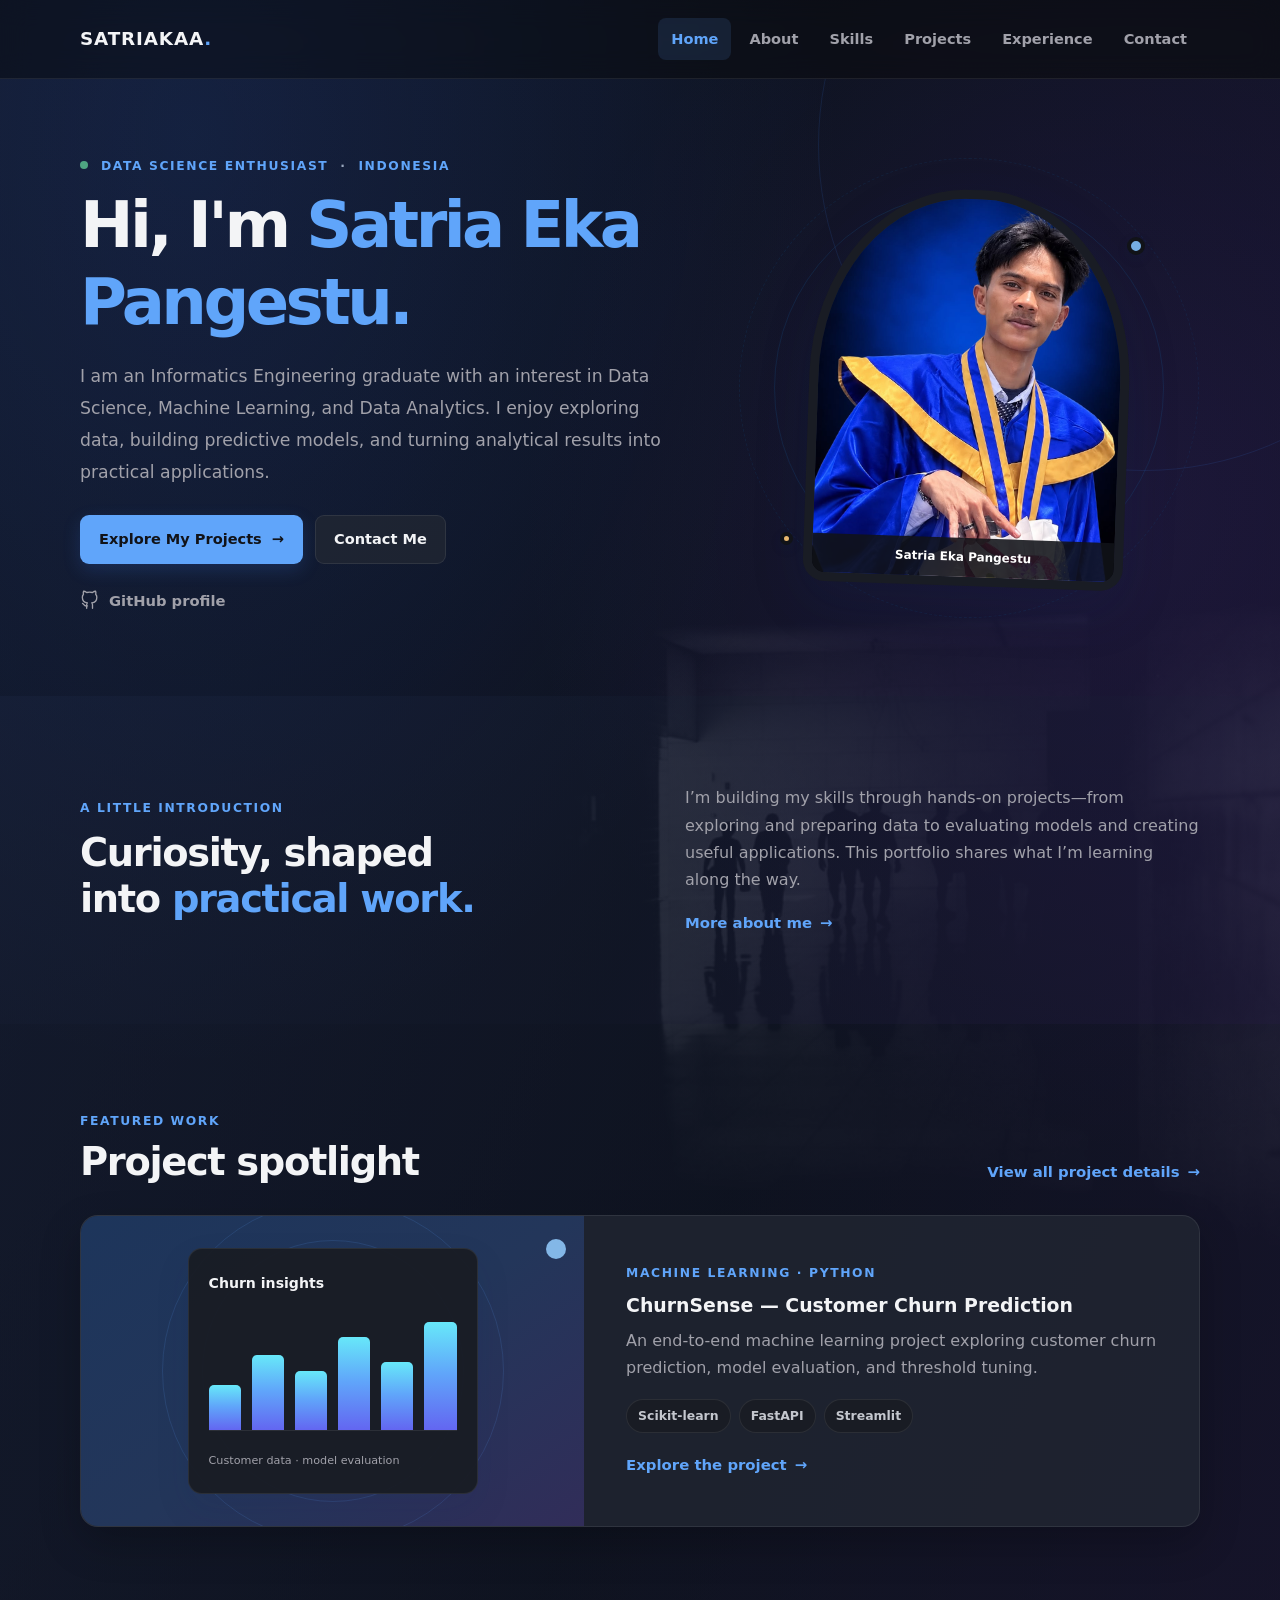
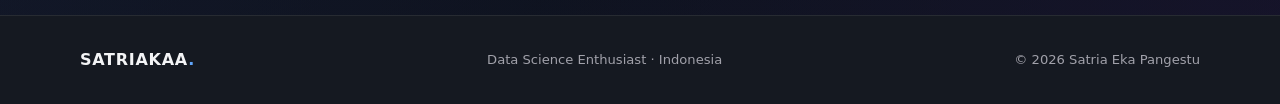
<file: index.html>
<!doctype html>
<html lang="en">
  <head>
    <meta charset="utf-8" />
    <meta name="viewport" content="width=device-width, initial-scale=1" />
    <meta name="description" content="Satria Eka Pangestu is an Informatics Engineering graduate interested in data science, machine learning, and data analytics." />
    <meta name="theme-color" content="#ffffff" />
    <meta property="og:type" content="website" />
    <meta property="og:title" content="Satria Eka Pangestu | Data Science Enthusiast" />
    <meta property="og:description" content="Explore Satria Eka Pangestu's data science projects, skills, and experience." />
    <meta property="og:image" content="assets/images/profile.jpg" />
    <title>Satria Eka Pangestu | Data Science Enthusiast</title>
    <link rel="icon" href="assets/images/favicon.svg" type="image/svg+xml" />
    <link rel="stylesheet" href="assets/css/style.css" />
    <script src="assets/js/main.js" defer></script>
  </head>
  <body>
    <a class="skip-link" href="#main">Skip to content</a>
    <header class="site-header">
      <div class="container header-inner">
        <a class="brand" href="index.html" aria-label="SATRIAKAA home">SATRIAKAA<span>.</span></a>
        <button class="menu-toggle" type="button" aria-expanded="false" aria-controls="primary-navigation" aria-label="Open navigation menu"><span></span><span></span><span></span></button>
        <nav class="site-nav" id="primary-navigation" aria-label="Main navigation">
          <a href="index.html" aria-current="page">Home</a><a href="about.html">About</a><a href="skills.html">Skills</a><a href="projects.html">Projects</a><a href="experience.html">Experience</a><a href="contact.html">Contact</a>
        </nav>
      </div>
    </header>
    <main id="main">
      <section class="hero section">
        <div class="container hero-grid">
          <div class="hero-copy">
            <p class="eyebrow"><span class="status-dot"></span> Data Science Enthusiast <span class="eyebrow-divider">·</span> Indonesia</p>
            <h1>Hi, I'm <span class="text-blue">Satria Eka Pangestu.</span></h1>
            <p class="hero-lead">
              I am an Informatics Engineering graduate with an interest in Data Science, Machine Learning, and Data Analytics. I enjoy exploring data, building predictive models, and turning analytical results into practical applications.
            </p>
            <div class="button-row">
              <a class="button button-primary" href="projects.html">Explore My Projects <span aria-hidden="true">→</span></a
              ><a class="button button-secondary" href="contact.html">Contact Me</a>
            </div>
            <a class="social-link" href="https://github.com/SATRIAKAA" target="_blank" rel="noopener noreferrer" aria-label="Visit Satria Eka Pangestu on GitHub (opens in a new tab)"
              ><svg viewBox="0 0 24 24" aria-hidden="true">
                <path
                  d="M9 19c-4.3 1.4-4.3-2.5-6-3m12 6v-3.9a3.4 3.4 0 0 0-.9-2.7c3-.3 6.1-1.5 6.1-6.7a5.2 5.2 0 0 0-1.4-3.6 4.8 4.8 0 0 0-.1-3.6S17.5 1.2 15 3a13.2 13.2 0 0 0-7 0C5.5 1.2 4.3 1.5 4.3 1.5a4.8 4.8 0 0 0-.1 3.6 5.2 5.2 0 0 0-1.4 3.6c0 5.2 3.1 6.4 6.1 6.7a3.4 3.4 0 0 0-.9 2.7V22" /></svg
              >GitHub profile</a
            >
          </div>
          <div class="hero-visual">
            <div class="hero-orbit orbit-one"></div>
            <div class="hero-orbit orbit-two"></div>
            <div class="profile-frame"><img src="assets/images/profile.jpeg" alt="Illustrated profile photo placeholder for Satria Eka Pangestu" /><span class="image-caption">Satria Eka Pangestu</span></div>
            <span class="decor-dot decor-dot-one"></span><span class="decor-dot decor-dot-two"></span>
          </div>
        </div>
      </section>
      <section class="section section-soft">
        <div class="container intro-grid">
          <div>
            <p class="eyebrow">A little introduction</p>
            <h2>Curiosity, shaped into <span class="text-blue">practical work.</span></h2>
          </div>
          <div>
            <p class="section-copy">I’m building my skills through hands-on projects—from exploring and preparing data to evaluating models and creating useful applications. This portfolio shares what I’m learning along the way.</p>
            <a class="text-link" href="about.html">More about me <span aria-hidden="true">→</span></a>
          </div>
        </div>
      </section>
      <section class="section">
        <div class="container">
          <div class="section-heading">
            <div>
              <p class="eyebrow">Featured work</p>
              <h2>Project spotlight</h2>
            </div>
            <a class="text-link" href="projects.html">View all project details <span aria-hidden="true">→</span></a>
          </div>
          <article class="card spotlight-card">
            <div class="spotlight-art" aria-hidden="true">
              <div class="chart-card">
                <span class="chart-label">Churn insights</span>
                <div class="chart-bars"><i></i><i></i><i></i><i></i><i></i><i></i></div>
                <span class="chart-axis">Customer data · model evaluation</span>
              </div>
              <span class="spotlight-orb"></span>
            </div>
            <div class="spotlight-content">
              <p class="eyebrow">Machine learning · Python</p>
              <h3>ChurnSense — Customer Churn Prediction</h3>
              <p>An end-to-end machine learning project exploring customer churn prediction, model evaluation, and threshold tuning.</p>
              <div class="tag-list" aria-label="Project technologies"><span class="tag">Scikit-learn</span><span class="tag">FastAPI</span><span class="tag">Streamlit</span></div>
              <a class="text-link" href="projects.html">Explore the project <span aria-hidden="true">→</span></a>
            </div>
          </article>
        </div>
      </section>
    </main>
    <footer class="site-footer">
      <div class="container footer-inner">
        <a class="brand footer-brand" href="index.html">SATRIAKAA<span>.</span></a>
        <p>Data Science Enthusiast · Indonesia</p>
        <p class="copyright">© <span data-current-year>2026</span> Satria Eka Pangestu</p>
      </div>
    </footer>
  </body>
</html>
</file>
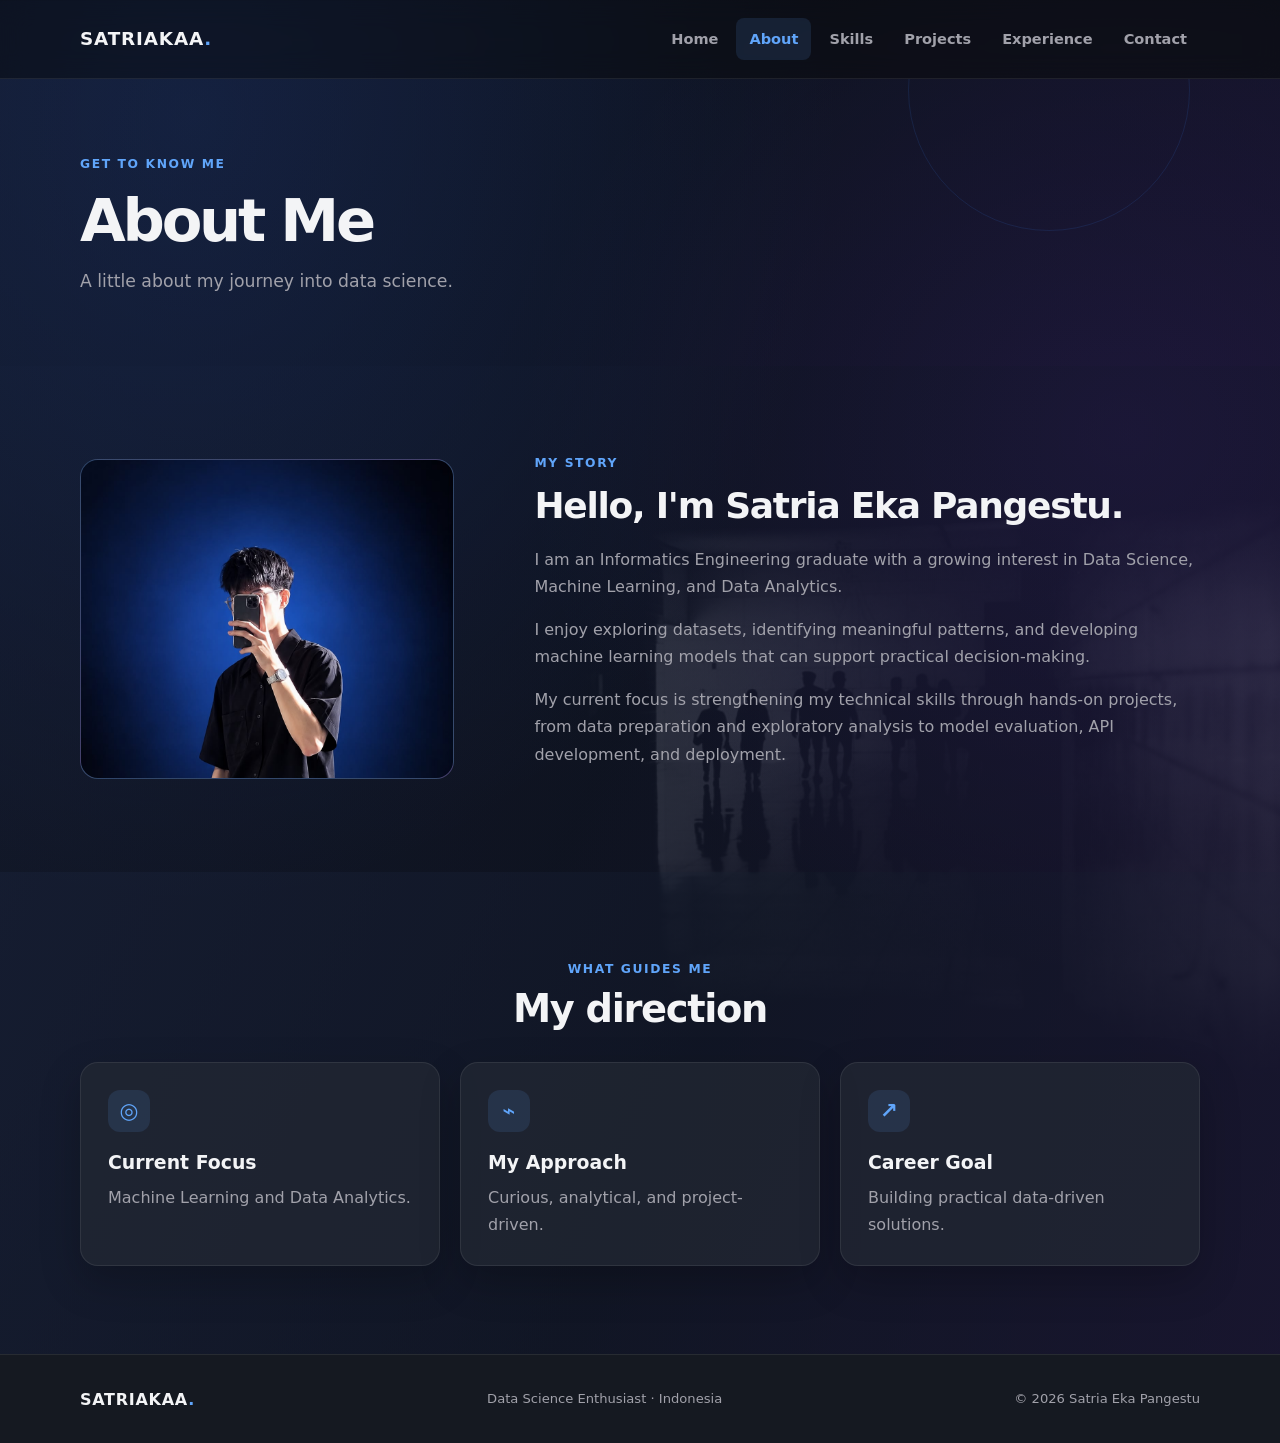
<file: about.html>
<!doctype html>
<html lang="en">
  <head>
    <meta charset="utf-8" />
    <meta name="viewport" content="width=device-width, initial-scale=1" />
    <meta name="description" content="Learn about Satria Eka Pangestu's journey, interests, and current focus in data science and machine learning." />
    <meta name="theme-color" content="#ffffff" />
    <meta property="og:type" content="website" />
    <meta property="og:title" content="About | Satria Eka Pangestu" />
    <meta property="og:description" content="A little about Satria Eka Pangestu's journey into data science." />
    <meta property="og:image" content="assets/images/profile.jpg" />
    <title>About | Satria Eka Pangestu</title>
    <link rel="icon" href="assets/images/favicon.svg" type="image/svg+xml" />
    <link rel="stylesheet" href="assets/css/style.css" />
    <script src="assets/js/main.js" defer></script>
  </head>
  <body>
    <a class="skip-link" href="#main">Skip to content</a>
    <header class="site-header">
      <div class="container header-inner">
        <a class="brand" href="index.html" aria-label="SATRIAKAA home">SATRIAKAA<span>.</span></a
        ><button class="menu-toggle" type="button" aria-expanded="false" aria-controls="primary-navigation" aria-label="Open navigation menu"><span></span><span></span><span></span></button>
        <nav class="site-nav" id="primary-navigation" aria-label="Main navigation">
          <a href="index.html">Home</a><a href="about.html" aria-current="page">About</a><a href="skills.html">Skills</a><a href="projects.html">Projects</a><a href="experience.html">Experience</a><a href="contact.html">Contact</a>
        </nav>
      </div>
    </header>
    <main id="main">
      <section class="page-hero">
        <div class="container">
          <p class="eyebrow">Get to know me</p>
          <h1>About Me</h1>
          <p class="page-subtitle">A little about my journey into data science.</p>
        </div>
      </section>
      <section class="section">
        <div class="container about-layout">
          <div class="about-mark"><img src="assets/images/about_picture.jpeg" alt="Satria Eka Pangestu" /></div>
          <div class="about-content">
            <p class="eyebrow">My story</p>
            <h2>Hello, I'm Satria Eka Pangestu.</h2>
            <p>I am an Informatics Engineering graduate with a growing interest in Data Science, Machine Learning, and Data Analytics.</p>
            <p>I enjoy exploring datasets, identifying meaningful patterns, and developing machine learning models that can support practical decision-making.</p>
            <p>My current focus is strengthening my technical skills through hands-on projects, from data preparation and exploratory analysis to model evaluation, API development, and deployment.</p>
          </div>
        </div>
      </section>
      <section class="section section-soft">
        <div class="container">
          <div class="section-heading centered-heading">
            <div>
              <p class="eyebrow">What guides me</p>
              <h2>My direction</h2>
            </div>
          </div>
          <div class="card-grid three-columns">
            <article class="card info-card">
              <span class="card-icon" aria-hidden="true">◎</span>
              <h3>Current Focus</h3>
              <p>Machine Learning and Data Analytics.</p>
            </article>
            <article class="card info-card">
              <span class="card-icon" aria-hidden="true">⌁</span>
              <h3>My Approach</h3>
              <p>Curious, analytical, and project-driven.</p>
            </article>
            <article class="card info-card">
              <span class="card-icon" aria-hidden="true">↗</span>
              <h3>Career Goal</h3>
              <p>Building practical data-driven solutions.</p>
            </article>
          </div>
        </div>
      </section>
    </main>
    <footer class="site-footer">
      <div class="container footer-inner">
        <a class="brand footer-brand" href="index.html">SATRIAKAA<span>.</span></a>
        <p>Data Science Enthusiast · Indonesia</p>
        <p class="copyright">© <span data-current-year>2026</span> Satria Eka Pangestu</p>
      </div>
    </footer>
  </body>
</html>
</file>
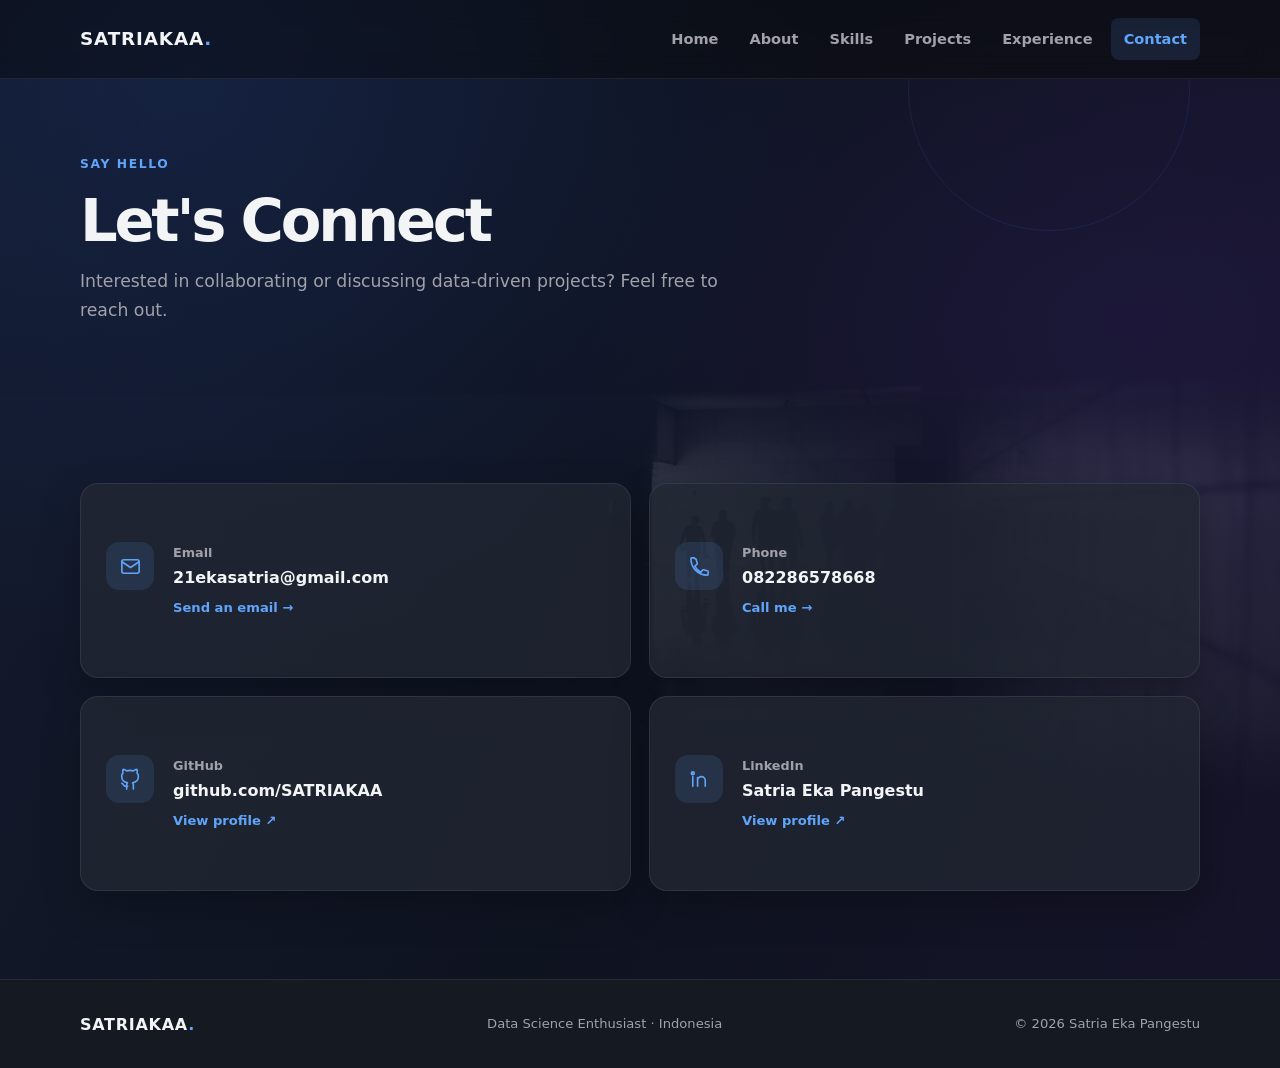
<file: contact.html>
<!doctype html>
<html lang="en">
<head>
  <meta charset="utf-8"><meta name="viewport" content="width=device-width, initial-scale=1">
  <meta name="description" content="Contact Satria Eka Pangestu by email, phone, GitHub, or LinkedIn to discuss data-driven projects.">
  <meta name="theme-color" content="#ffffff"><meta property="og:type" content="website">
  <meta property="og:title" content="Contact | Satria Eka Pangestu"><meta property="og:description" content="Interested in collaborating or discussing data-driven projects? Get in touch.">
  <meta property="og:image" content="assets/images/profile.jpg"><title>Contact | Satria Eka Pangestu</title>
  <link rel="icon" href="assets/images/favicon.svg" type="image/svg+xml"><link rel="stylesheet" href="assets/css/style.css"><script src="assets/js/main.js" defer></script>
</head>
<body>
  <a class="skip-link" href="#main">Skip to content</a>
  <header class="site-header"><div class="container header-inner"><a class="brand" href="index.html" aria-label="SATRIAKAA home">SATRIAKAA<span>.</span></a><button class="menu-toggle" type="button" aria-expanded="false" aria-controls="primary-navigation" aria-label="Open navigation menu"><span></span><span></span><span></span></button><nav class="site-nav" id="primary-navigation" aria-label="Main navigation"><a href="index.html">Home</a><a href="about.html">About</a><a href="skills.html">Skills</a><a href="projects.html">Projects</a><a href="experience.html">Experience</a><a href="contact.html" aria-current="page">Contact</a></nav></div></header>
  <main id="main">
    <section class="page-hero"><div class="container"><p class="eyebrow">Say hello</p><h1>Let's Connect</h1><p class="page-subtitle">Interested in collaborating or discussing data-driven projects? Feel free to reach out.</p></div></section>
    <section class="section"><div class="container"><div class="card-grid two-columns contact-grid">
      <a class="card contact-card" href="mailto:21ekasatria@gmail.com" aria-label="Email Satria at 21ekasatria@gmail.com"><span class="contact-icon" aria-hidden="true"><svg viewBox="0 0 24 24"><rect x="3" y="5" width="18" height="14" rx="2"/><path d="m3 7 9 6 9-6"/></svg></span><span class="contact-label">Email</span><span class="contact-value">21ekasatria@gmail.com</span><span class="contact-action">Send an email <span aria-hidden="true">→</span></span></a>
      <a class="card contact-card" href="tel:+6282286578668" aria-label="Call Satria at 082286578668"><span class="contact-icon" aria-hidden="true"><svg viewBox="0 0 24 24"><path d="M6.6 3H4a1 1 0 0 0-1 1c0 9.4 7.6 17 17 17a1 1 0 0 0 1-1v-2.6a1 1 0 0 0-.8-1l-4-1a1 1 0 0 0-1 .3l-1.8 2.2a14.8 14.8 0 0 1-6.3-6.3l2.2-1.8a1 1 0 0 0 .3-1l-1-4a1 1 0 0 0-1-.8Z"/></svg></span><span class="contact-label">Phone</span><span class="contact-value">082286578668</span><span class="contact-action">Call me <span aria-hidden="true">→</span></span></a>
      <a class="card contact-card" href="https://github.com/SATRIAKAA" target="_blank" rel="noopener noreferrer" aria-label="Visit Satria on GitHub (opens in a new tab)"><span class="contact-icon" aria-hidden="true"><svg viewBox="0 0 24 24"><path d="M9 19c-4.3 1.4-4.3-2.5-6-3m12 6v-3.9a3.4 3.4 0 0 0-.9-2.7c3-.3 6.1-1.5 6.1-6.7a5.2 5.2 0 0 0-1.4-3.6 4.8 4.8 0 0 0-.1-3.6S17.5 1.2 15 3a13.2 13.2 0 0 0-7 0C5.5 1.2 4.3 1.5 4.3 1.5a4.8 4.8 0 0 0-.1 3.6 5.2 5.2 0 0 0-1.4 3.6c0 5.2 3.1 6.4 6.1 6.7a3.4 3.4 0 0 0-.9 2.7V22"/></svg></span><span class="contact-label">GitHub</span><span class="contact-value">github.com/SATRIAKAA</span><span class="contact-action">View profile <span aria-hidden="true">↗</span></span></a>
      <a class="card contact-card" href="https://www.linkedin.com/in/satria-eka-pangestu-940351300/" target="_blank" rel="noopener noreferrer" aria-label="Visit Satria on LinkedIn (opens in a new tab)"><span class="contact-icon" aria-hidden="true"><svg viewBox="0 0 24 24"><path d="M5 9v10M5 5.5v.1M10 19v-6a4 4 0 0 1 8 0v6M10 10v9"/><circle cx="5" cy="5.5" r="1.5"/></svg></span><span class="contact-label">LinkedIn</span><span class="contact-value">Satria Eka Pangestu</span><span class="contact-action">View profile <span aria-hidden="true">↗</span></span></a>
    </div></div></section>
  </main>
  <footer class="site-footer"><div class="container footer-inner"><a class="brand footer-brand" href="index.html">SATRIAKAA<span>.</span></a><p>Data Science Enthusiast · Indonesia</p><p class="copyright">© <span data-current-year>2026</span> Satria Eka Pangestu</p></div></footer>
</body>
</html>
</file>
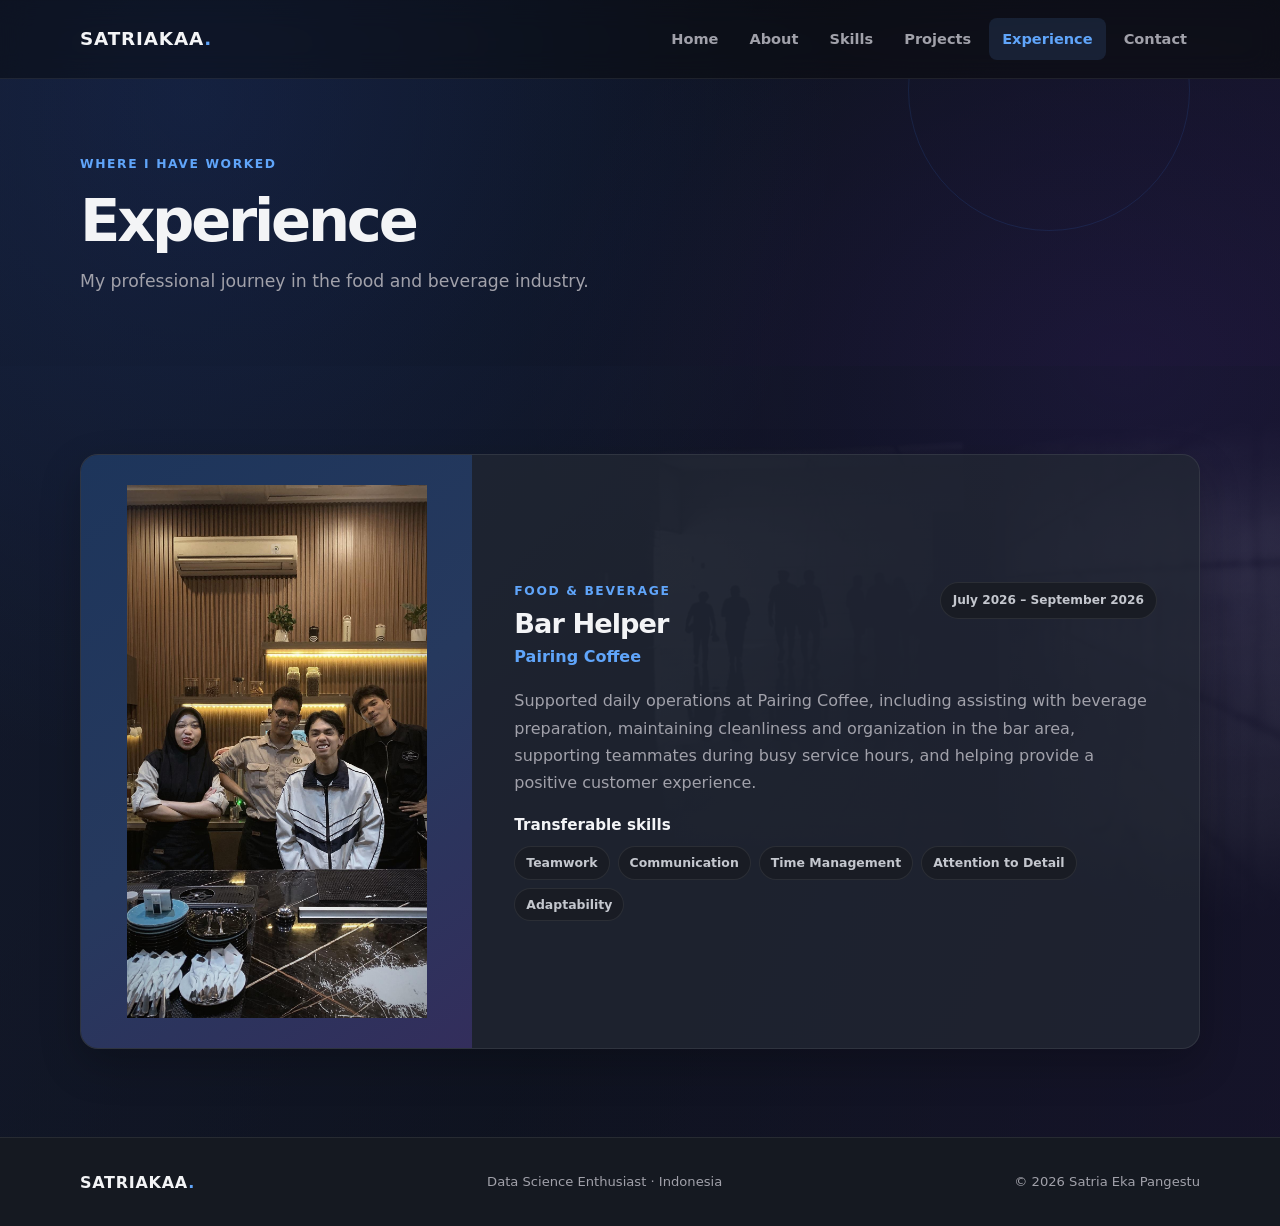
<file: experience.html>
<!doctype html>
<html lang="en">
  <head>
    <meta charset="utf-8" />
    <meta name="viewport" content="width=device-width, initial-scale=1" />
    <meta name="description" content="Satria Eka Pangestu's experience as a Bar Helper at Pairing Coffee." />
    <meta name="theme-color" content="#ffffff" />
    <meta property="og:type" content="website" />
    <meta property="og:title" content="Experience | Satria Eka Pangestu" />
    <meta property="og:description" content="Satria Eka Pangestu's professional journey in the food and beverage industry." />
    <meta property="og:image" content="assets/images/profile.jpg" />
    <title>Experience | Satria Eka Pangestu</title>
    <link rel="icon" href="assets/images/favicon.svg" type="image/svg+xml" />
    <link rel="stylesheet" href="assets/css/style.css" />
    <script src="assets/js/main.js" defer></script>
  </head>
  <body>
    <a class="skip-link" href="#main">Skip to content</a>
    <header class="site-header">
      <div class="container header-inner">
        <a class="brand" href="index.html" aria-label="SATRIAKAA home">SATRIAKAA<span>.</span></a
        ><button class="menu-toggle" type="button" aria-expanded="false" aria-controls="primary-navigation" aria-label="Open navigation menu"><span></span><span></span><span></span></button>
        <nav class="site-nav" id="primary-navigation" aria-label="Main navigation">
          <a href="index.html">Home</a><a href="about.html">About</a><a href="skills.html">Skills</a><a href="projects.html">Projects</a><a href="experience.html" aria-current="page">Experience</a><a href="contact.html">Contact</a>
        </nav>
      </div>
    </header>
    <main id="main">
      <section class="page-hero">
        <div class="container">
          <p class="eyebrow">Where I have worked</p>
          <h1>Experience</h1>
          <p class="page-subtitle">My professional journey in the food and beverage industry.</p>
        </div>
      </section>
      <section class="section">
        <div class="container">
          <article class="card experience-card">
            <div class="experience-art"><img src="assets/images/experience.jpeg" alt="Illustration of a coffee cup and café counter" /></div>
            <div class="experience-content">
              <div class="experience-title-row">
                <div>
                  <p class="eyebrow">Food &amp; Beverage</p>
                  <h2>Bar Helper</h2>
                  <p class="company-name">Pairing Coffee</p>
                </div>
                <span class="date-pill">July 2026 – September 2026</span>
              </div>
              <p>
                Supported daily operations at Pairing Coffee, including assisting with beverage preparation, maintaining cleanliness and organization in the bar area, supporting teammates during busy service hours, and helping provide a
                positive customer experience.
              </p>
              <h3 class="small-heading">Transferable skills</h3>
              <ul class="tag-list skill-tags">
                <li class="tag">Teamwork</li>
                <li class="tag">Communication</li>
                <li class="tag">Time Management</li>
                <li class="tag">Attention to Detail</li>
                <li class="tag">Adaptability</li>
              </ul>
            </div>
          </article>
        </div>
      </section>
    </main>
    <footer class="site-footer">
      <div class="container footer-inner">
        <a class="brand footer-brand" href="index.html">SATRIAKAA<span>.</span></a>
        <p>Data Science Enthusiast · Indonesia</p>
        <p class="copyright">© <span data-current-year>2026</span> Satria Eka Pangestu</p>
      </div>
    </footer>
  </body>
</html>
</file>
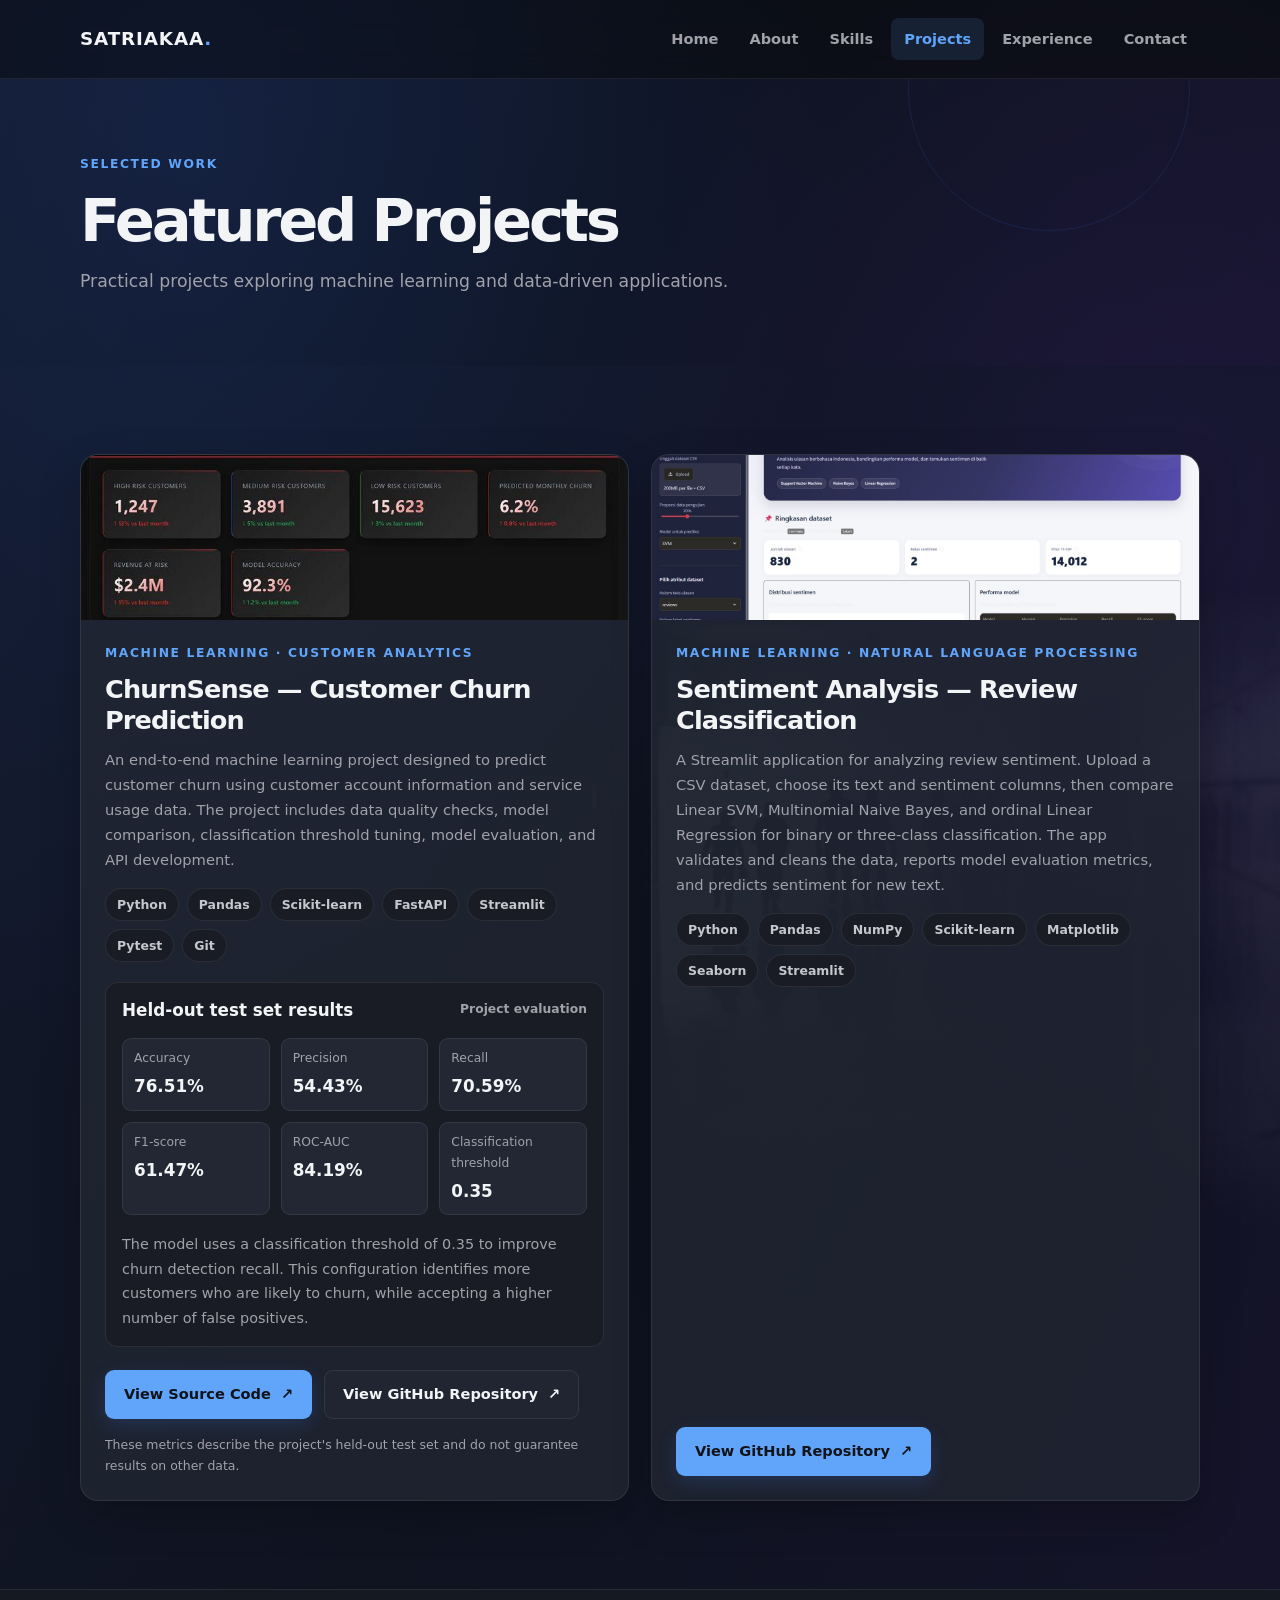
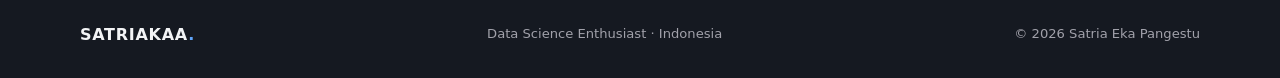
<file: projects.html>
<!doctype html>
<html lang="en">
<head>
  <meta charset="utf-8"><meta name="viewport" content="width=device-width, initial-scale=1">
  <meta name="description" content="Explore machine learning and data-driven projects by Satria Eka Pangestu, including customer churn prediction and sentiment analysis.">
  <meta name="theme-color" content="#ffffff"><meta property="og:type" content="website">
  <meta property="og:title" content="Projects | Satria Eka Pangestu"><meta property="og:description" content="Practical projects exploring machine learning and data-driven applications.">
  <meta property="og:image" content="assets/images/profile.jpg"><title>Projects | Satria Eka Pangestu</title>
  <link rel="icon" href="assets/images/favicon.svg" type="image/svg+xml"><link rel="stylesheet" href="assets/css/style.css"><script src="assets/js/main.js" defer></script>
</head>
<body>
  <a class="skip-link" href="#main">Skip to content</a>
  <header class="site-header"><div class="container header-inner"><a class="brand" href="index.html" aria-label="SATRIAKAA home">SATRIAKAA<span>.</span></a><button class="menu-toggle" type="button" aria-expanded="false" aria-controls="primary-navigation" aria-label="Open navigation menu"><span></span><span></span><span></span></button><nav class="site-nav" id="primary-navigation" aria-label="Main navigation"><a href="index.html">Home</a><a href="about.html">About</a><a href="skills.html">Skills</a><a href="projects.html" aria-current="page">Projects</a><a href="experience.html">Experience</a><a href="contact.html">Contact</a></nav></div></header>
  <main id="main">
    <section class="page-hero"><div class="container"><p class="eyebrow">Selected work</p><h1>Featured Projects</h1><p class="page-subtitle">Practical projects exploring machine learning and data-driven applications.</p></div></section>
    <section class="section"><div class="container project-list"><article class="card project-card">
      <div class="project-banner"><img class="project-banner-image" src="assets/images/projects/churn.jpg" alt="Customer churn prediction analytics dashboard"></div>
      <div class="project-body"><p class="eyebrow">Machine Learning · Customer Analytics</p><h2>ChurnSense — Customer Churn Prediction</h2>
        <p class="project-description">An end-to-end machine learning project designed to predict customer churn using customer account information and service usage data. The project includes data quality checks, model comparison, classification threshold tuning, model evaluation, and API development.</p>
        <div class="tag-list project-tags" aria-label="Technologies used"><span class="tag">Python</span><span class="tag">Pandas</span><span class="tag">Scikit-learn</span><span class="tag">FastAPI</span><span class="tag">Streamlit</span><span class="tag">Pytest</span><span class="tag">Git</span></div>
        <div class="metrics-block"><div class="metrics-heading"><h3>Held-out test set results</h3><span class="result-label">Project evaluation</span></div>
          <dl class="metrics-grid"><div class="metric"><dt>Accuracy</dt><dd>76.51%</dd></div><div class="metric"><dt>Precision</dt><dd>54.43%</dd></div><div class="metric"><dt>Recall</dt><dd>70.59%</dd></div><div class="metric"><dt>F1-score</dt><dd>61.47%</dd></div><div class="metric"><dt>ROC-AUC</dt><dd>84.19%</dd></div><div class="metric"><dt>Classification threshold</dt><dd>0.35</dd></div></dl>
          <p class="metric-note">The model uses a classification threshold of 0.35 to improve churn detection recall. This configuration identifies more customers who are likely to churn, while accepting a higher number of false positives.</p>
        </div>
        <div class="button-row project-actions"><a class="button button-primary" href="https://github.com/SATRIAKAA/churnsense-customer-churn-prediction" target="_blank" rel="noopener noreferrer">View Source Code <span aria-hidden="true">↗</span></a><a class="button button-secondary" href="https://github.com/SATRIAKAA/churnsense-customer-churn-prediction" target="_blank" rel="noopener noreferrer">View GitHub Repository <span aria-hidden="true">↗</span></a></div>
        <p class="disclaimer">These metrics describe the project's held-out test set and do not guarantee results on other data.</p>
      </div>
    </article>
    <article class="card project-card">
      <div class="project-banner">
        <img class="project-banner-image" src="assets/images/projects/sentiment_analysis.jpeg" alt="Sentiment analysis text classification project">
      </div>
      <div class="project-body"><p class="eyebrow">Machine Learning · Natural Language Processing</p><h2>Sentiment Analysis — Review Classification</h2>
        <p class="project-description">A Streamlit application for analyzing review sentiment. Upload a CSV dataset, choose its text and sentiment columns, then compare Linear SVM, Multinomial Naive Bayes, and ordinal Linear Regression for binary or three-class classification. The app validates and cleans the data, reports model evaluation metrics, and predicts sentiment for new text.</p>
        <div class="tag-list project-tags" aria-label="Technologies used"><span class="tag">Python</span><span class="tag">Pandas</span><span class="tag">NumPy</span><span class="tag">Scikit-learn</span><span class="tag">Matplotlib</span><span class="tag">Seaborn</span><span class="tag">Streamlit</span></div>
        <div class="button-row project-actions"><a class="button button-primary" href="https://github.com/SATRIAKAA/sentiment-analysis" target="_blank" rel="noopener noreferrer">View GitHub Repository <span aria-hidden="true">↗</span></a></div>
      </div>
    </article></div></section>
  </main>
  <footer class="site-footer"><div class="container footer-inner"><a class="brand footer-brand" href="index.html">SATRIAKAA<span>.</span></a><p>Data Science Enthusiast · Indonesia</p><p class="copyright">© <span data-current-year>2026</span> Satria Eka Pangestu</p></div></footer>
</body>
</html>
</file>
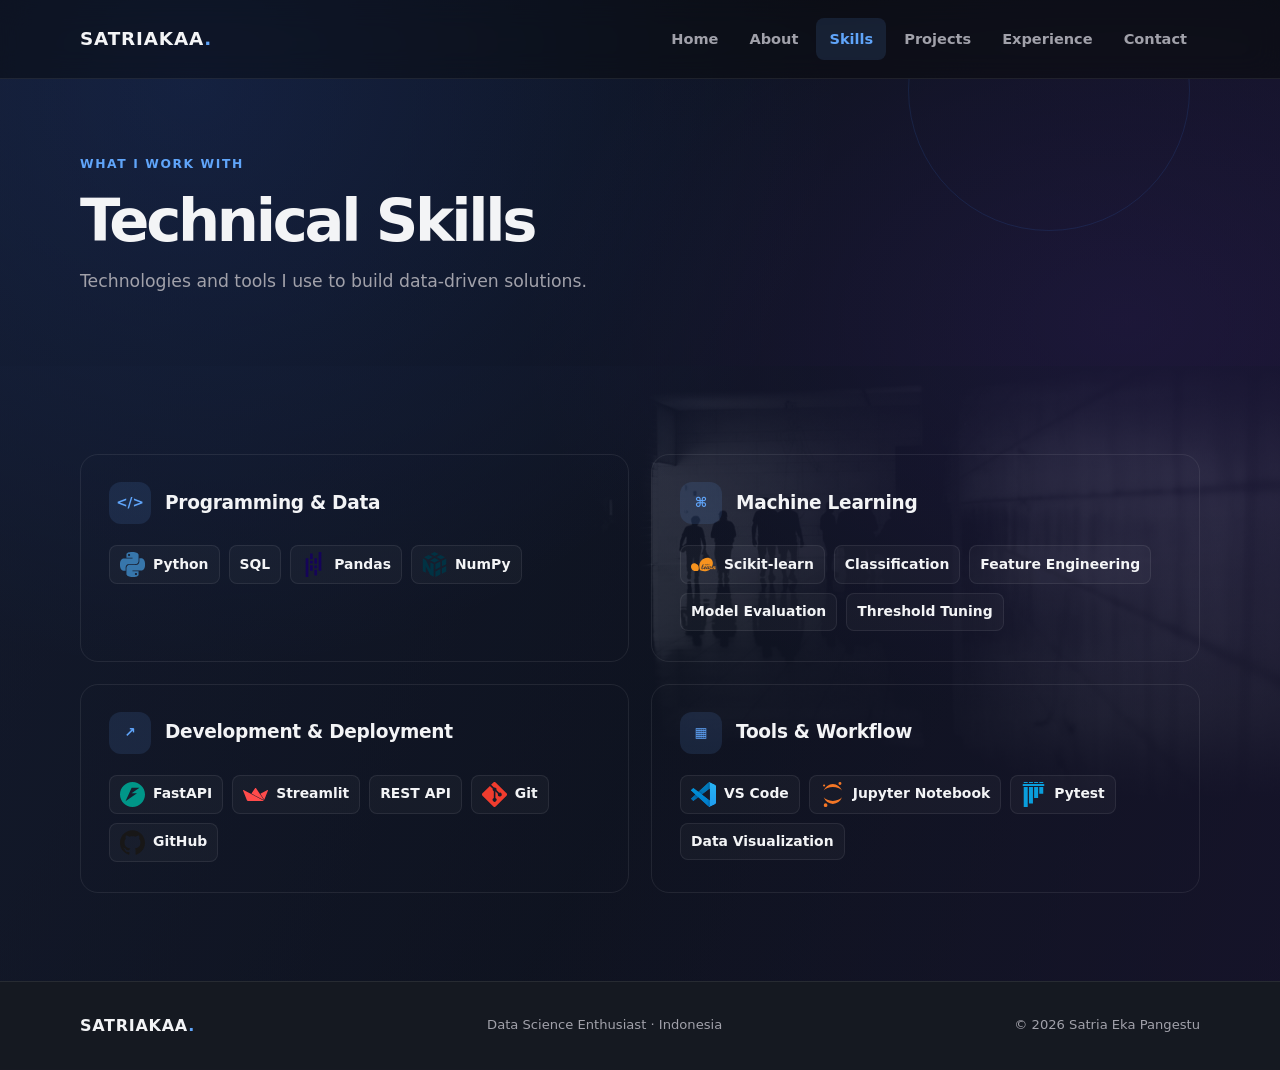
<file: skills.html>
<!doctype html>
<html lang="en">
<head>
  <meta charset="utf-8"><meta name="viewport" content="width=device-width, initial-scale=1">
  <meta name="description" content="Explore the programming, machine learning, development, and workflow tools used by Satria Eka Pangestu.">
  <meta name="theme-color" content="#ffffff"><meta property="og:type" content="website">
  <meta property="og:title" content="Technical Skills | Satria Eka Pangestu"><meta property="og:description" content="Technologies and tools I use to build data-driven solutions.">
  <meta property="og:image" content="assets/images/profile.jpg"><title>Technical Skills | Satria Eka Pangestu</title>
  <link rel="icon" href="assets/images/favicon.svg" type="image/svg+xml"><link rel="stylesheet" href="assets/css/style.css"><script src="assets/js/main.js" defer></script>
</head>
<body>
  <a class="skip-link" href="#main">Skip to content</a>
  <header class="site-header"><div class="container header-inner"><a class="brand" href="index.html" aria-label="SATRIAKAA home">SATRIAKAA<span>.</span></a><button class="menu-toggle" type="button" aria-expanded="false" aria-controls="primary-navigation" aria-label="Open navigation menu"><span></span><span></span><span></span></button><nav class="site-nav" id="primary-navigation" aria-label="Main navigation"><a href="index.html">Home</a><a href="about.html">About</a><a href="skills.html" aria-current="page">Skills</a><a href="projects.html">Projects</a><a href="experience.html">Experience</a><a href="contact.html">Contact</a></nav></div></header>
  <main id="main">
    <section class="page-hero"><div class="container"><p class="eyebrow">What I work with</p><h1>Technical Skills</h1><p class="page-subtitle">Technologies and tools I use to build data-driven solutions.</p></div></section>
    <section class="section"><div class="container"><div class="card-grid two-columns skills-grid">
      <article class="card skill-card"><div class="skill-heading"><span class="skill-icon" aria-hidden="true">&lt;/&gt;</span><h2>Programming &amp; Data</h2></div><ul class="skill-list"><li><img class="skill-logo" src="assets/images/skills/python.svg" alt="" aria-hidden="true">Python</li><li>SQL</li><li><img class="skill-logo" src="assets/images/skills/pandas.svg" alt="" aria-hidden="true">Pandas</li><li><img class="skill-logo" src="assets/images/skills/numpy.svg" alt="" aria-hidden="true">NumPy</li></ul></article>
      <article class="card skill-card"><div class="skill-heading"><span class="skill-icon" aria-hidden="true">⌘</span><h2>Machine Learning</h2></div><ul class="skill-list"><li><img class="skill-logo" src="assets/images/skills/scikit-learn.svg" alt="" aria-hidden="true">Scikit-learn</li><li>Classification</li><li>Feature Engineering</li><li>Model Evaluation</li><li>Threshold Tuning</li></ul></article>
      <article class="card skill-card"><div class="skill-heading"><span class="skill-icon" aria-hidden="true">↗</span><h2>Development &amp; Deployment</h2></div><ul class="skill-list"><li><img class="skill-logo" src="assets/images/skills/fastapi.svg" alt="" aria-hidden="true">FastAPI</li><li><img class="skill-logo" src="assets/images/skills/streamlit.svg" alt="" aria-hidden="true">Streamlit</li><li>REST API</li><li><img class="skill-logo" src="assets/images/skills/git.svg" alt="" aria-hidden="true">Git</li><li><img class="skill-logo" src="assets/images/skills/github.svg" alt="" aria-hidden="true">GitHub</li></ul></article>
      <article class="card skill-card"><div class="skill-heading"><span class="skill-icon" aria-hidden="true">▦</span><h2>Tools &amp; Workflow</h2></div><ul class="skill-list"><li><img class="skill-logo" src="assets/images/skills/visual-studio-code.svg" alt="" aria-hidden="true">VS Code</li><li><img class="skill-logo" src="assets/images/skills/jupyter.svg" alt="" aria-hidden="true">Jupyter Notebook</li><li><img class="skill-logo" src="assets/images/skills/pytest.svg" alt="" aria-hidden="true">Pytest</li><li>Data Visualization</li></ul></article>
    </div></div></section>
  </main>
  <footer class="site-footer"><div class="container footer-inner"><a class="brand footer-brand" href="index.html">SATRIAKAA<span>.</span></a><p>Data Science Enthusiast · Indonesia</p><p class="copyright">© <span data-current-year>2026</span> Satria Eka Pangestu</p></div></footer>
</body>
</html>
</file>
<file: assets/css/style.css>
:root {
  color-scheme: dark;
  --color-background: #111318;
  --color-background-secondary: #191c24;
  --color-card: #222733c4;
  --color-navy: #f3f4f6;
  --color-blue: #60a5fa;
  --color-blue-dark: #93c5fd;
  --color-pale: rgb(96 165 250 / 12%);
  --color-text: #a1a1aa;
  --color-border: rgb(255 255 255 / 8%);
  --color-white: #222733;
  --color-surface: #191c24;
  --shadow-card: 0 16px 40px rgb(0 0 0 / 22%);
  --radius-card: 18px;
  --content-width: 1120px;
}

* {
  box-sizing: border-box;
}
html {
  scroll-behavior: smooth;
}
body {
  margin: 0;
  background-color: var(--color-background);
  background-image:
    radial-gradient(ellipse at 15% 8%, rgb(37 99 235 / 20%), transparent 42%),
    radial-gradient(ellipse at 88% 30%, rgb(124 58 237 / 14%), transparent 38%),
    linear-gradient(180deg, rgb(10 14 25 / 76%), rgb(10 12 20 / 88%)),
    url("../images/background-optimized.jpg");
  background-position: center;
  background-size: cover;
  color: var(--color-navy);
  font-family:
    Inter,
    ui-sans-serif,
    system-ui,
    -apple-system,
    BlinkMacSystemFont,
    "Segoe UI",
    sans-serif;
  font-size: 16px;
  line-height: 1.7;
  -webkit-font-smoothing: antialiased;
}
a {
  color: inherit;
}
button,
a {
  -webkit-tap-highlight-color: transparent;
}
a:focus-visible,
button:focus-visible {
  outline: 3px solid #68aaf000;
  outline-offset: 4px;
}
img,
svg {
  display: block;
  max-width: 100%;
}
.container {
  width: min(var(--content-width), calc(100% - 48px));
  margin-inline: auto;
}
.skip-link {
  position: absolute;
  z-index: 20;
  top: 12px;
  left: 12px;
  padding: 10px 14px;
  transform: translateY(-160%);
  border-radius: 8px;
  background: var(--color-navy);
  color: var(--color-white);
}
.skip-link:focus {
  transform: translateY(0);
}
.site-header {
  position: sticky;
  top: 0;
  z-index: 5;
  border-bottom: 1px solid var(--color-border);
  background: rgb(17 19 24 / 52%);
  backdrop-filter: blur(14px);
  -webkit-backdrop-filter: blur(14px);
}
.header-inner {
  min-height: 78px;
  display: flex;
  align-items: center;
  justify-content: space-between;
  gap: 32px;
}
.brand {
  color: var(--color-navy);
  font-size: 1.15rem;
  font-weight: 850;
  letter-spacing: 0.045em;
  text-decoration: none;
}
.brand span {
  color: var(--color-blue);
}
.site-nav {
  display: flex;
  align-items: center;
  gap: 5px;
}
.site-nav a {
  border-radius: 8px;
  padding: 9px 13px;
  color: #43516c;
  font-size: 0.91rem;
  font-weight: 600;
  text-decoration: none;
  transition:
    background-color 0.18s ease,
    color 0.18s ease;
}
.site-nav a:hover,
.site-nav a[aria-current="page"] {
  background: var(--color-pale);
  color: var(--color-blue);
}
.menu-toggle {
  display: none;
}

.section {
  padding: 88px 0;
}
.section-soft {
  background: linear-gradient(115deg, rgb(30 41 70 / 82%) 0%, rgb(24 32 54 / 82%) 52%, rgb(35 29 67 / 82%) 100%);
}
.hero {
  position: relative;
  overflow: hidden;
  min-height: 590px;
  display: flex;
  align-items: center;
  padding: 78px 0;
}
.hero::before {
  position: absolute;
  top: -260px;
  right: -190px;
  width: 650px;
  height: 650px;
  border: 1px solid rgb(23 105 170 / 9%);
  border-radius: 50%;
  content: "";
}
.hero-grid {
  position: relative;
  display: grid;
  grid-template-columns: 1.12fr 0.88fr;
  align-items: center;
  gap: 70px;
}
.hero-copy {
  max-width: 680px;
}
.eyebrow {
  margin: 0 0 12px;
  color: var(--color-blue);
  font-size: 0.77rem;
  font-weight: 750;
  letter-spacing: 0.13em;
  line-height: 1.5;
  text-transform: uppercase;
}
.status-dot {
  display: inline-block;
  width: 8px;
  height: 8px;
  margin-right: 7px;
  border-radius: 50%;
  background: #4ea582;
  vertical-align: 1px;
}
.eyebrow-divider {
  padding: 0 6px;
  color: #9aa8be;
}
h1,
h2,
h3,
p {
  margin-top: 0;
}
h1,
h2,
h3 {
  color: var(--color-navy);
  line-height: 1.2;
}
h1 {
  margin-bottom: 20px;
  font-size: clamp(2.6rem, 5vw, 4.2rem);
  font-weight: 780;
  letter-spacing: -0.055em;
}
h2 {
  margin-bottom: 18px;
  font-size: clamp(1.75rem, 3vw, 2.45rem);
  font-weight: 740;
  letter-spacing: -0.035em;
}
h3 {
  margin-bottom: 10px;
  font-size: 1.18rem;
  font-weight: 700;
}
.text-blue {
  color: var(--color-blue);
}
.hero-lead {
  max-width: 620px;
  margin-bottom: 26px;
  color: var(--color-text);
  font-size: 1.08rem;
  line-height: 1.85;
}
.button-row {
  display: flex;
  flex-wrap: wrap;
  align-items: center;
  gap: 12px;
}
.button {
  min-height: 48px;
  display: inline-flex;
  align-items: center;
  justify-content: center;
  gap: 10px;
  border: 1px solid transparent;
  border-radius: 9px;
  padding: 11px 18px;
  font-size: 0.91rem;
  font-weight: 700;
  text-align: center;
  text-decoration: none;
  transition:
    background-color 0.18s ease,
    box-shadow 0.18s ease,
    transform 0.18s ease;
}
.button:hover {
  transform: translateY(-2px);
}
.button-primary {
  background: var(--color-blue);
  color: var(--color-white);
  box-shadow: 0 6px 15px rgb(23 105 170 / 17%);
}
.button-primary:hover {
  background: var(--color-blue-dark);
  box-shadow: 0 9px 20px rgb(23 105 170 / 22%);
}
.button-secondary {
  border-color: var(--color-border);
  background: var(--color-white);
  color: var(--color-navy);
}
.button-secondary:hover {
  border-color: #9ebee4;
  background: #f8fbff;
}
.social-link {
  display: inline-flex;
  align-items: center;
  gap: 9px;
  margin-top: 24px;
  color: var(--color-text);
  font-size: 0.92rem;
  font-weight: 600;
  text-decoration: none;
}
.social-link:hover {
  color: var(--color-blue);
}
.social-link svg {
  width: 20px;
  fill: none;
  stroke: currentColor;
  stroke-linecap: round;
  stroke-linejoin: round;
  stroke-width: 1.6;
}
.hero-visual {
  position: relative;
  min-height: 390px;
  display: grid;
  place-items: center;
}
.profile-frame {
  position: relative;
  z-index: 1;
  width: min(320px, 82%);
  overflow: hidden;
  border: 9px solid var(--color-white);
  border-radius: 48% 48% 22px 22px;
  background: var(--color-pale);
  box-shadow: 0 20px 55px rgb(16 38 92 / 14%);
  transform: rotate(2deg);
}
.profile-frame img {
  width: 100%;
  aspect-ratio: 4 / 5;
  object-fit: cover;
}
.image-caption {
  position: absolute;
  right: 0;
  bottom: 0;
  left: 0;
  padding: 9px 12px;
  background: rgb(16 38 92 / 80%);
  color: white;
  font-size: 0.75rem;
  font-weight: 650;
  text-align: center;
}
.hero-orbit {
  position: absolute;
  border: 1px solid rgb(23 105 170 / 18%);
  border-radius: 50%;
}
.orbit-one {
  width: 390px;
  height: 390px;
}
.orbit-two {
  width: 460px;
  height: 460px;
  border-style: dashed;
  opacity: 0.7;
}
.decor-dot {
  position: absolute;
  z-index: 2;
  width: 18px;
  height: 18px;
  border: 4px solid white;
  border-radius: 50%;
  background: #76aee4;
  box-shadow: 0 4px 12px rgb(16 38 92 / 12%);
}
.decor-dot-one {
  top: 47px;
  right: 12%;
}
.decor-dot-two {
  bottom: 40px;
  left: 9%;
  width: 13px;
  height: 13px;
  background: #e9b86f;
}

.intro-grid {
  display: grid;
  grid-template-columns: 1fr 1fr;
  align-items: center;
  gap: 90px;
}
.intro-grid h2 {
  max-width: 420px;
  margin-bottom: 0;
}
.section-copy {
  margin-bottom: 16px;
  color: var(--color-text);
}
.text-link {
  display: inline-flex;
  align-items: center;
  gap: 8px;
  color: var(--color-blue);
  font-size: 0.93rem;
  font-weight: 700;
  text-decoration: none;
}
.text-link:hover {
  color: var(--color-blue-dark);
}
.section-heading {
  display: flex;
  align-items: end;
  justify-content: space-between;
  gap: 24px;
  margin-bottom: 30px;
}
.section-heading .eyebrow {
  margin-bottom: 8px;
}
.section-heading h2 {
  margin-bottom: 0;
}
.centered-heading {
  justify-content: center;
  text-align: center;
}
.card {
  border: 1px solid var(--color-border);
  border-radius: var(--radius-card);
  background: var(--color-white);
  box-shadow: var(--shadow-card);
  transition:
    transform 0.2s ease,
    border-color 0.2s ease,
    box-shadow 0.2s ease;
}
.spotlight-card {
  display: grid;
  grid-template-columns: 0.9fr 1.1fr;
  overflow: hidden;
}
.spotlight-art {
  position: relative;
  min-height: 310px;
  display: grid;
  place-items: center;
  overflow: hidden;
  background: linear-gradient(145deg, #1d355b, #23365a 52%, #312d59);
}
.spotlight-art::before,
.spotlight-art::after {
  position: absolute;
  border: 1px solid rgb(23 105 170 / 13%);
  border-radius: 50%;
  content: "";
}
.spotlight-art::before {
  width: 340px;
  height: 340px;
}
.spotlight-art::after {
  width: 260px;
  height: 260px;
}
.chart-card {
  position: relative;
  z-index: 1;
  width: min(290px, 82%);
  border: 1px solid rgb(216 229 248 / 90%);
  border-radius: 14px;
  padding: 20px;
  background: rgb(255 255 255 / 91%);
  box-shadow: 0 15px 35px rgb(16 38 92 / 10%);
}
.chart-label {
  color: var(--color-navy);
  font-size: 0.88rem;
  font-weight: 700;
}
.chart-bars {
  height: 115px;
  display: flex;
  align-items: end;
  justify-content: space-between;
  gap: 11px;
  margin: 20px 0 14px;
  border-bottom: 1px solid var(--color-border);
}
.chart-bars i {
  flex: 1;
  border-radius: 5px 5px 0 0;
  background: linear-gradient(180deg, #67e8f9, #60a5fa 48%, #6366f1);
}
.chart-bars i:nth-child(1) {
  height: 40%;
}
.chart-bars i:nth-child(2) {
  height: 66%;
}
.chart-bars i:nth-child(3) {
  height: 52%;
}
.chart-bars i:nth-child(4) {
  height: 82%;
}
.chart-bars i:nth-child(5) {
  height: 60%;
}
.chart-bars i:nth-child(6) {
  height: 95%;
}
.chart-axis {
  color: #78859b;
  font-size: 0.7rem;
}
.spotlight-orb {
  position: absolute;
  top: 23px;
  right: 18px;
  width: 20px;
  height: 20px;
  border-radius: 50%;
  background: #83b7e7;
}
.spotlight-content {
  align-self: center;
  padding: 38px 42px;
}
.spotlight-content > p:not(.eyebrow) {
  margin-bottom: 18px;
  color: var(--color-text);
}
.tag-list {
  display: flex;
  flex-wrap: wrap;
  gap: 8px;
  margin: 0;
  padding: 0;
  list-style: none;
}
.tag {
  display: inline-flex;
  align-items: center;
  border: 1px solid var(--color-border);
  border-radius: 999px;
  padding: 5px 11px;
  background: #f6f9ff;
  color: #455675;
  font-size: 0.78rem;
  font-weight: 600;
}
.spotlight-content .text-link {
  margin-top: 20px;
}

.page-hero {
  position: relative;
  overflow: hidden;
  padding: 76px 0 70px;
  background: linear-gradient(110deg, rgb(20 37 67 / 88%), rgb(31 35 73 / 82%) 55%, rgb(35 28 62 / 86%));
}
.page-hero::after {
  position: absolute;
  top: -130px;
  right: 7%;
  width: 280px;
  height: 280px;
  border: 1px solid rgb(23 105 170 / 11%);
  border-radius: 50%;
  content: "";
}
.page-hero .container {
  position: relative;
  z-index: 1;
}
.page-hero h1 {
  margin-bottom: 10px;
  font-size: clamp(2.55rem, 5vw, 3.7rem);
}
.page-subtitle {
  max-width: 660px;
  margin-bottom: 0;
  color: var(--color-text);
  font-size: 1.08rem;
}
.about-layout {
  display: grid;
  grid-template-columns: 0.72fr 1.28fr;
  align-items: center;
  gap: 80px;
}
.about-mark {
  position: relative;
  min-height: 320px;
  overflow: hidden;
  border: 1px solid var(--color-border);
  border-radius: var(--radius-card);
  background: linear-gradient(145deg, #1d355b, #283c61 55%, #35305e);
}
.about-mark img {
  position: absolute;
  inset: 0;
  width: 100%;
  height: 100%;
  object-fit: cover;
}
.about-content p:not(.eyebrow) {
  color: var(--color-text);
}
.about-content h2 {
  font-size: clamp(1.65rem, 3vw, 2.25rem);
}
.card-grid {
  display: grid;
  gap: 20px;
}
.three-columns {
  grid-template-columns: repeat(3, 1fr);
}
.two-columns {
  grid-template-columns: repeat(2, 1fr);
}
.info-card {
  padding: 27px;
}
.info-card p {
  margin: 0;
  color: var(--color-text);
}
.card-icon {
  width: 42px;
  height: 42px;
  display: grid;
  place-items: center;
  margin-bottom: 19px;
  border-radius: 12px;
  background: var(--color-pale);
  color: var(--color-blue);
  font-size: 1.35rem;
  font-weight: 700;
}
.skills-grid {
  gap: 22px;
}
.skill-card {
  padding: 27px 28px 30px;
  background: transparent;
  box-shadow: none;
}
.skill-heading {
  display: flex;
  align-items: center;
  gap: 14px;
  margin-bottom: 21px;
}
.skill-heading h2 {
  margin: 0;
  font-size: 1.16rem;
  letter-spacing: -0.015em;
}
.skill-icon {
  width: 42px;
  height: 42px;
  flex: 0 0 42px;
  display: grid;
  place-items: center;
  border-radius: 12px;
  background: var(--color-pale);
  color: var(--color-blue);
  font-size: 0.85rem;
  font-weight: 800;
}
.skill-list {
  display: flex;
  flex-wrap: wrap;
  gap: 9px;
  margin: 0;
  padding: 0;
  list-style: none;
}
.skill-list li {
  display: inline-flex;
  align-items: center;
  gap: 8px;
  border: 1px solid var(--color-border);
  border-radius: 8px;
  padding: 6px 10px;
  background: rgb(255 255 255 / 3%);
  color: var(--color-navy);
  font-size: 0.87rem;
  font-weight: 550;
}
.skill-logo {
  width: 25px;
  height: 25px;
  flex: 0 0 25px;
  object-fit: contain;
}

.project-card {
  display: flex;
  flex-direction: column;
  overflow: hidden;
}
.project-list {
  display: grid;
  grid-template-columns: repeat(2, minmax(0, 1fr));
  gap: 22px;
}
.project-banner {
  min-height: 165px;
  overflow: hidden;
  background: linear-gradient(120deg, #1d355b, #25375c 52%, #332e5d);
}
.project-banner-image {
  display: block;
  width: 100%;
  height: 165px;
  object-fit: cover;
}
.project-visual {
  width: min(600px, calc(100% - 48px));
  padding: 25px 30px 20px;
  border: 1px solid rgb(255 255 255 / 85%);
  border-radius: 14px;
  background: rgb(255 255 255 / 76%);
  box-shadow: 0 15px 40px rgb(16 38 92 / 8%);
}
.visual-kicker {
  color: #72809a;
  font-size: 0.67rem;
  font-weight: 750;
  letter-spacing: 0.15em;
}
.visual-graph {
  height: 110px;
  display: flex;
  align-items: end;
  gap: 14px;
  margin-top: 18px;
  border-bottom: 1px solid var(--color-border);
}
.visual-graph i {
  flex: 1;
  border-radius: 5px 5px 0 0;
  background: linear-gradient(180deg, #67e8f9, #60a5fa 48%, #6366f1);
}
.visual-graph i:nth-child(1) {
  height: 33%;
}
.visual-graph i:nth-child(2) {
  height: 57%;
}
.visual-graph i:nth-child(3) {
  height: 45%;
}
.visual-graph i:nth-child(4) {
  height: 78%;
}
.visual-graph i:nth-child(5) {
  height: 62%;
}
.visual-graph i:nth-child(6) {
  height: 89%;
}
.visual-graph i:nth-child(7) {
  height: 69%;
}
.visual-graph i:nth-child(8) {
  height: 100%;
}
.visual-legend {
  display: flex;
  justify-content: space-between;
  gap: 10px;
  margin-top: 12px;
  color: #63718a;
  font-size: 0.72rem;
}
.project-body {
  display: flex;
  flex: 1;
  flex-direction: column;
  padding: 24px;
}
.project-body h2 {
  margin-bottom: 11px;
  font-size: clamp(1.35rem, 2vw, 1.75rem);
}
.project-description {
  margin-bottom: 16px;
  color: var(--color-text);
  font-size: 0.92rem;
}
.project-tags {
  margin-bottom: 20px;
}
.metrics-block {
  border: 1px solid var(--color-border);
  border-radius: 13px;
  padding: 16px;
  background: #fbfdff;
}
.metrics-heading {
  display: flex;
  flex-wrap: wrap;
  align-items: center;
  justify-content: space-between;
  gap: 12px;
  margin-bottom: 18px;
}
.metrics-heading h3 {
  margin: 0;
  font-size: 1.05rem;
}
.result-label {
  color: #68758d;
  font-size: 0.77rem;
  font-weight: 650;
}
.metrics-grid {
  display: grid;
  grid-template-columns: repeat(3, 1fr);
  gap: 11px;
  margin: 0;
}
.metric {
  border: 1px solid #e3ecf8;
  border-radius: 9px;
  padding: 9px 11px;
  background: white;
}
.metric dt {
  margin-bottom: 3px;
  color: var(--color-text);
  font-size: 0.77rem;
}
.metric dd {
  margin: 0;
  color: var(--color-navy);
  font-size: 1.05rem;
  font-weight: 750;
}
.metric-note {
  margin: 17px 0 0;
  color: var(--color-text);
  font-size: 0.9rem;
}
.project-actions {
  margin-top: auto;
  padding-top: 23px;
}
.disclaimer {
  margin: 15px 0 0;
  color: #6a7589;
  font-size: 0.78rem;
}
.experience-card {
  display: grid;
  grid-template-columns: 0.7fr 1.3fr;
  overflow: hidden;
}
.experience-art {
  min-height: 345px;
  display: grid;
  place-items: center;
  padding: 30px;
  background: linear-gradient(145deg, #1d355b, #26395e 52%, #332e5c);
}
.experience-art img {
  width: 100%;
  max-width: 300px;
}
.experience-content {
  align-self: center;
  padding: 38px 42px;
}
.experience-title-row {
  display: flex;
  align-items: start;
  justify-content: space-between;
  gap: 20px;
  margin-bottom: 17px;
}
.experience-title-row .eyebrow {
  margin-bottom: 7px;
}
.experience-title-row h2 {
  margin-bottom: 3px;
  font-size: 1.7rem;
}
.company-name {
  margin-bottom: 0;
  color: var(--color-blue);
  font-weight: 650;
}
.date-pill {
  flex-shrink: 0;
  border: 1px solid var(--color-border);
  border-radius: 999px;
  padding: 7px 12px;
  background: #f8fbff;
  color: #52617b;
  font-size: 0.76rem;
  font-weight: 650;
}
.experience-content > p {
  color: var(--color-text);
}
.small-heading {
  margin: 20px 0 12px;
  font-size: 0.95rem;
}
.contact-grid {
  gap: 18px;
}
.contact-card {
  min-height: 195px;
  display: grid;
  grid-template-columns: 50px 1fr;
  grid-template-rows: auto auto auto;
  align-content: center;
  column-gap: 17px;
  padding: 25px;
  text-decoration: none;
}
.contact-icon {
  width: 48px;
  height: 48px;
  grid-column: 1;
  grid-row: 1 / span 3;
  display: grid;
  place-items: center;
  border-radius: 13px;
  background: var(--color-pale);
  color: var(--color-blue);
}
.contact-icon svg {
  width: 23px;
  fill: none;
  stroke: currentColor;
  stroke-linecap: round;
  stroke-linejoin: round;
  stroke-width: 1.7;
}
.contact-label {
  color: var(--color-text);
  font-size: 0.8rem;
  font-weight: 650;
}
.contact-value {
  overflow-wrap: anywhere;
  color: var(--color-navy);
  font-size: 1rem;
  font-weight: 700;
}
.contact-action {
  margin-top: 6px;
  color: var(--color-blue);
  font-size: 0.82rem;
  font-weight: 700;
}
.site-footer {
  border-top: 1px solid var(--color-border);
  background: #fbfdff;
}
.footer-inner {
  min-height: 88px;
  display: flex;
  align-items: center;
  justify-content: space-between;
  gap: 20px;
  padding-block: 18px;
}
.footer-brand {
  font-size: 1rem;
}
.footer-inner p {
  margin: 0;
  color: var(--color-text);
  font-size: 0.82rem;
}
.copyright {
  text-align: right;
}

@media (max-width: 900px) {
  .container {
    width: min(var(--content-width), calc(100% - 40px));
  }
  .header-inner {
    gap: 15px;
  }
  .site-nav {
    gap: 0;
  }
  .site-nav a {
    padding-inline: 9px;
    font-size: 0.84rem;
  }
  .hero-grid {
    gap: 34px;
  }
  .hero-visual {
    min-height: 340px;
  }
  .orbit-one {
    width: 330px;
    height: 330px;
  }
  .orbit-two {
    width: 390px;
    height: 390px;
  }
  .intro-grid,
  .about-layout {
    gap: 45px;
  }
  .experience-card {
    grid-template-columns: 0.75fr 1.25fr;
  }
  .experience-content {
    padding: 30px;
  }
  .experience-title-row {
    display: block;
  }
  .date-pill {
    display: inline-flex;
    margin-top: 12px;
  }
}
@media (max-width: 700px) {
  .container {
    width: min(var(--content-width), calc(100% - 36px));
  }
  .header-inner {
    min-height: 68px;
    flex-wrap: wrap;
  }
  .brand {
    font-size: 1.05rem;
  }
  .menu-toggle {
    width: 44px;
    height: 44px;
    display: flex;
    flex-direction: column;
    align-items: center;
    justify-content: center;
    gap: 5px;
    border: 1px solid var(--color-border);
    border-radius: 9px;
    background: white;
    cursor: pointer;
  }
  .menu-toggle span {
    width: 18px;
    height: 2px;
    border-radius: 2px;
    background: var(--color-navy);
    transition:
      transform 0.18s ease,
      opacity 0.18s ease;
  }
  .menu-toggle[aria-expanded="true"] span:first-child {
    transform: translateY(7px) rotate(45deg);
  }
  .menu-toggle[aria-expanded="true"] span:nth-child(2) {
    opacity: 0;
  }
  .menu-toggle[aria-expanded="true"] span:last-child {
    transform: translateY(-7px) rotate(-45deg);
  }
  .site-nav {
    width: 100%;
    display: none;
    flex-direction: column;
    align-items: stretch;
    gap: 3px;
    padding: 0 0 13px;
  }
  .site-nav.is-open {
    display: flex;
  }
  .site-nav a {
    min-height: 43px;
    padding: 10px 12px;
    font-size: 0.94rem;
  }
  .section {
    padding: 66px 0;
  }
  .hero {
    min-height: 0;
    padding: 58px 0 68px;
  }
  .hero-grid {
    grid-template-columns: 1fr;
    gap: 18px;
  }
  .hero-copy {
    order: 1;
  }
  .hero-visual {
    min-height: 330px;
    order: 0;
  }
  .profile-frame {
    width: min(235px, 68%);
  }
  .orbit-one {
    width: 290px;
    height: 290px;
  }
  .orbit-two {
    width: 340px;
    height: 340px;
  }
  .decor-dot-one {
    right: 18%;
  }
  .hero h1 {
    font-size: clamp(2.55rem, 11vw, 3.55rem);
  }
  .hero-lead {
    font-size: 1rem;
  }
  .intro-grid,
  .about-layout {
    grid-template-columns: 1fr;
    gap: 24px;
  }
  .section-heading {
    align-items: start;
    flex-direction: column;
  }
  .spotlight-card {
    grid-template-columns: 1fr;
  }
  .spotlight-art {
    min-height: 250px;
  }
  .spotlight-content {
    padding: 27px 24px 30px;
  }
  .page-hero {
    padding: 58px 0 52px;
  }
  .page-hero::after {
    right: -90px;
  }
  .three-columns,
  .two-columns {
    grid-template-columns: 1fr;
  }
  .about-mark {
    min-height: 230px;
  }
  .info-card {
    padding: 23px;
  }
  .skill-card {
    padding: 24px;
  }
  .project-banner {
    min-height: 165px;
  }
  .project-list {
    grid-template-columns: 1fr;
  }
  .project-visual {
    padding: 20px;
  }
  .visual-graph {
    height: 85px;
    gap: 8px;
  }
  .visual-legend {
    font-size: 0.65rem;
  }
  .project-body {
    padding: 28px 22px 30px;
  }
  .metrics-block {
    padding: 17px;
  }
  .metrics-grid {
    grid-template-columns: repeat(2, 1fr);
  }
  .experience-card {
    grid-template-columns: 1fr;
  }
  .experience-art {
    min-height: 230px;
  }
  .experience-art img {
    max-width: 240px;
  }
  .experience-content {
    padding: 27px 23px 30px;
  }
  .experience-title-row {
    display: flex;
    flex-direction: column;
    gap: 6px;
  }
  .date-pill {
    margin-top: 0;
  }
  .contact-card {
    min-height: 165px;
  }
  .footer-inner {
    align-items: flex-start;
    flex-direction: column;
    gap: 7px;
    padding-block: 22px;
  }
  .copyright {
    text-align: left;
  }
}
@media (max-width: 380px) {
  .container {
    width: calc(100% - 30px);
  }
  .button {
    width: 100%;
  }
  .button-row {
    align-items: stretch;
  }
  .hero-visual {
    min-height: 290px;
  }
  .profile-frame {
    width: 205px;
  }
  .orbit-one {
    width: 260px;
    height: 260px;
  }
  .orbit-two {
    width: 305px;
    height: 305px;
  }
  .metrics-grid {
    grid-template-columns: 1fr 1fr;
  }
}
@media (prefers-reduced-motion: reduce) {
  *,
  *::before,
  *::after {
    scroll-behavior: auto !important;
    transition-duration: 0.01ms !important;
    animation-duration: 0.01ms !important;
    animation-iteration-count: 1 !important;
  }
}

/* Dark minimalist theme: keep the same components while shifting their surfaces. */
.site-header {
  border-color: var(--color-border);
  background: rgb(17 19 24 / 52%);
}
.site-nav a {
  color: var(--color-text);
}
.site-nav a:hover,
.site-nav a[aria-current="page"] {
  color: #60a5fa;
}
.section-soft {
  background: linear-gradient(115deg, rgb(30 41 70 / 82%) 0%, rgb(24 32 54 / 82%) 52%, rgb(35 29 67 / 82%) 100%);
}
.hero::before {
  border-color: rgb(59 130 246 / 12%);
}
.button-primary {
  color: #111318;
  box-shadow: 0 6px 18px rgb(59 130 246 / 18%);
}
.button-primary:hover {
  color: #111318;
}
.button-secondary {
  background: var(--color-card);
  color: var(--color-navy);
}
.button-secondary:hover {
  border-color: rgb(96 165 250 / 40%);
  background: #2a3040;
}
.profile-frame {
  border-color: var(--color-background-secondary);
  background: var(--color-card);
}
.image-caption {
  background: rgb(17 19 24 / 88%);
}
.decor-dot {
  border-color: var(--color-background);
}
.card {
  border-color: var(--color-border);
  background: var(--color-card);
}
.spotlight-art {
  background: linear-gradient(145deg, #1d355b, #23365a 52%, #312d59);
}
.spotlight-art::before,
.spotlight-art::after {
  border-color: rgb(96 165 250 / 14%);
}
.chart-card {
  border-color: var(--color-border);
  background: rgb(25 28 36 / 94%);
}
.chart-label {
  color: var(--color-navy);
}
.chart-bars {
  border-color: var(--color-border);
}
.chart-bars i {
  background: linear-gradient(180deg, #67e8f9, #60a5fa 48%, #6366f1);
}
.chart-axis {
  color: var(--color-text);
}
.tag {
  border-color: var(--color-border);
  background: #191c24;
  color: #c4c7ce;
}
.page-hero {
  background: linear-gradient(110deg, rgb(20 37 67 / 88%), rgb(31 35 73 / 82%) 55%, rgb(35 28 62 / 86%));
}
.page-hero::after {
  border-color: rgb(59 130 246 / 13%);
}
.about-mark {
  border-color: var(--color-border);
  background: linear-gradient(145deg, #1d355b, #283c61 55%, #35305e);
}
.skill-card {
  background: transparent;
}
.project-banner {
  background: linear-gradient(120deg, #1d355b, #25375c 52%, #332e5d);
}
.project-visual {
  border-color: var(--color-border);
  background: rgb(25 28 36 / 90%);
}
.visual-kicker,
.visual-legend {
  color: var(--color-text);
}
.visual-graph {
  border-color: var(--color-border);
}
.visual-graph i {
  background: linear-gradient(180deg, #67e8f9, #60a5fa 48%, #6366f1);
}
.metrics-block {
  border-color: var(--color-border);
  background: #191c24;
}
.result-label {
  color: var(--color-text);
}
.metric {
  border-color: var(--color-border);
  background: #222733;
}
.metric dd {
  color: var(--color-navy);
}
.disclaimer {
  color: var(--color-text);
}
.experience-art {
  background: linear-gradient(145deg, #1d355b, #26395e 52%, #332e5c);
}
.date-pill {
  border-color: var(--color-border);
  background: #191c24;
  color: #c4c7ce;
}
.site-footer {
  border-color: var(--color-border);
  background: rgb(25 28 36 / 84%);
}

@media (max-width: 700px) {
  .menu-toggle {
    border-color: var(--color-border);
    background: var(--color-card);
  }
  .menu-toggle span {
    background: var(--color-navy);
  }
}

@media (hover: hover) {
  .tag-list > *,
  .skill-list > li {
    position: relative;
    overflow: hidden;
    isolation: isolate;
    transition:
      transform 0.2s ease,
      border-color 0.2s ease,
      background-color 0.2s ease,
      color 0.2s ease,
      box-shadow 0.2s ease;
    transition-delay: var(--tag-delay, 0ms);
  }

  .tag-list > *::after,
  .skill-list > li::after {
    position: absolute;
    z-index: -1;
    top: -50%;
    bottom: -50%;
    left: 0;
    width: 38%;
    transform: translateX(-180%) skewX(-20deg);
    background: linear-gradient(90deg, transparent, rgb(255 255 255 / 38%), transparent);
    content: "";
    pointer-events: none;
  }

  .tag-list > *:hover,
  .skill-list > li:hover {
    transform: translateY(-2px);
    border-color: #60a5fa;
    background-color: #2563eb;
    color: #fff;
    box-shadow: 0 0 16px rgb(59 130 246 / 48%);
  }

  .tag-list > *:hover::after,
  .skill-list > li:hover::after {
    animation: tag-shine 0.65s ease var(--tag-delay, 0ms) both;
  }

  .tag-list > *:nth-child(2),
  .skill-list > li:nth-child(2) {
    --tag-delay: 45ms;
  }
  .tag-list > *:nth-child(3),
  .skill-list > li:nth-child(3) {
    --tag-delay: 90ms;
  }
  .tag-list > *:nth-child(4),
  .skill-list > li:nth-child(4) {
    --tag-delay: 135ms;
  }
  .tag-list > *:nth-child(5),
  .skill-list > li:nth-child(5) {
    --tag-delay: 180ms;
  }
  .tag-list > *:nth-child(6),
  .skill-list > li:nth-child(6) {
    --tag-delay: 225ms;
  }
  .tag-list > *:nth-child(7),
  .skill-list > li:nth-child(7) {
    --tag-delay: 270ms;
  }
  .tag-list > *:nth-child(8),
  .skill-list > li:nth-child(8) {
    --tag-delay: 315ms;
  }
  .tag-list > *:nth-child(9),
  .skill-list > li:nth-child(9) {
    --tag-delay: 360ms;
  }
  .tag-list > *:nth-child(10),
  .skill-list > li:nth-child(10) {
    --tag-delay: 405ms;
  }

  @keyframes tag-shine {
    to {
      transform: translateX(380%) skewX(-20deg);
    }
  }
}

@media (prefers-reduced-motion: reduce) {
  .tag-list > *,
  .skill-list > li {
    --tag-delay: 0ms;
  }
}

@media (hover: hover) {
  .card:hover {
    transform: translateY(-3px);
    border-color: rgb(96 165 250 / 55%);
    box-shadow:
      0 0 0 1px rgb(59 130 246 / 24%),
      0 0 26px rgb(59 130 246 / 24%),
      var(--shadow-card);
  }
}

.card:focus-visible {
  outline: 3px solid #68aaf0;
  outline-offset: 4px;
}

@media (prefers-reduced-motion: no-preference) {
  .card[data-scroll-reveal="left"][data-scroll-visible="false"] {
    transform: translateX(-42px);
  }

  .card[data-scroll-reveal="right"][data-scroll-visible="false"] {
    transform: translateX(42px);
  }

  .card[data-scroll-visible] {
    opacity: 0;
    transition:
      opacity 0.65s ease var(--card-reveal-delay, 0ms),
      transform 0.65s cubic-bezier(0.2, 0.75, 0.25, 1) var(--card-reveal-delay, 0ms),
      border-color 0.2s ease,
      box-shadow 0.2s ease;
  }

  .card[data-scroll-visible="true"] {
    transform: translateX(0);
    opacity: 1;
  }

  .card[data-scroll-visible="true"]:hover {
    transform: translateY(-3px);
  }
}

.section,
.hero,
.page-hero {
  background: linear-gradient(
    115deg,
    rgb(30 41 70 / 48%) 0%,
    rgb(24 32 54 / 40%) 52%,
    rgb(35 29 67 / 48%) 100%
  );
}

.section-soft {
  background: linear-gradient(
    115deg,
    rgb(30 41 70 / 58%) 0%,
    rgb(24 32 54 / 52%) 52%,
    rgb(35 29 67 / 58%) 100%
  );
}
</file>
